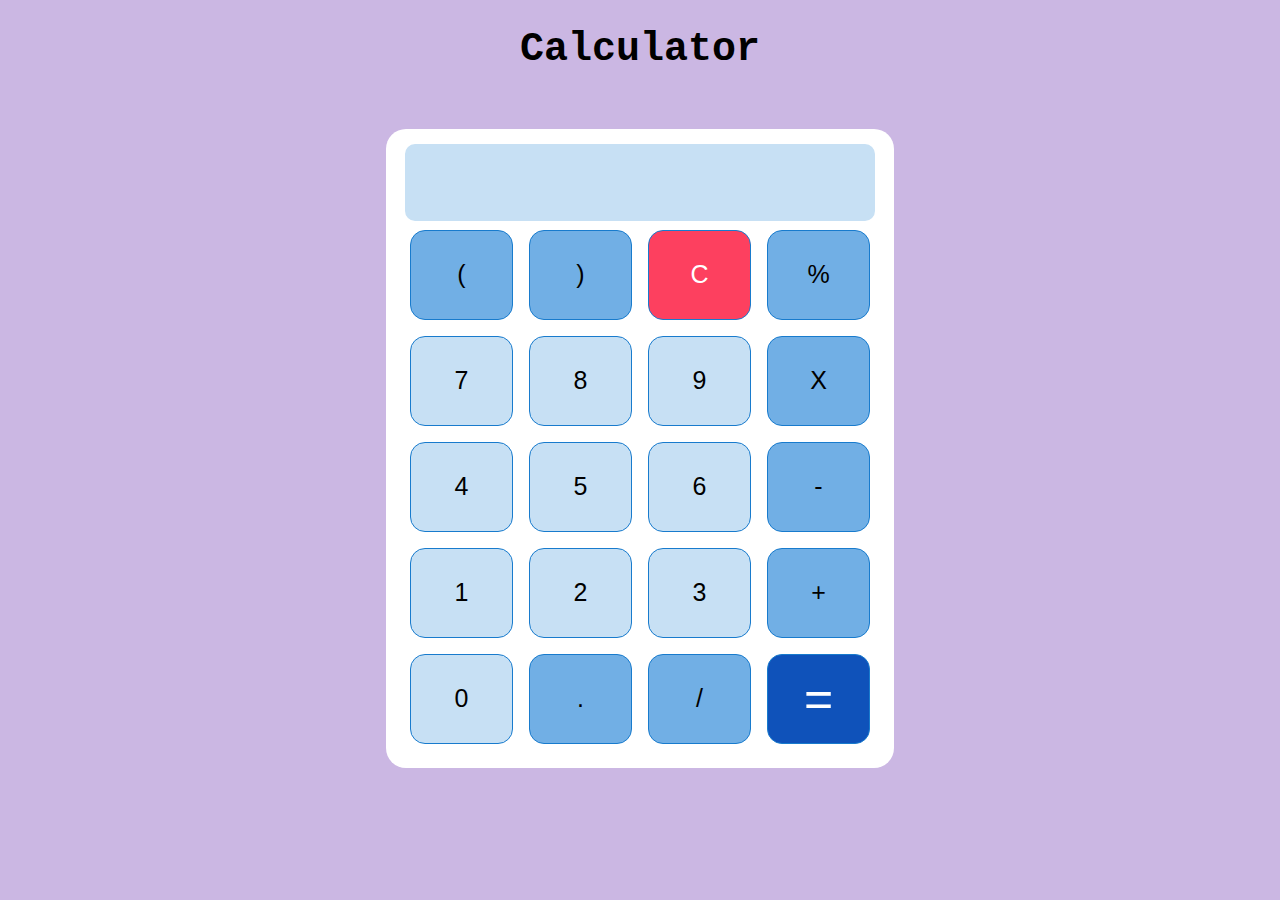
<file: calculator/index.html>
<!DOCTYPE html>
<html lang="en">

<head>
    <link rel="stylesheet" href="style.css">
    <title>Calculator</title>
</head>

<body>
    <div class="container">
        
        <h1>Calculator</h1>

        <div class="calculator">
            <input type="text" name="screen" id="screen">
            <table>
                <tr>
                    <td><button id="operation">(</button></td>
                    <td><button id="operation">)</button></td>
                    <td><button id="clr">C</button></td>
                    <td><button id="operation">%</button></td>
                </tr>
                <tr>
                    <td><button>7</button></td>
                    <td><button>8</button></td>
                    <td><button>9</button></td>
                    <td><button id="operation">X</button></td>
                </tr>
                <tr>
                    <td><button>4</button></td>
                    <td><button>5</button></td>
                    <td><button>6</button></td>
                    <td><button id="operation">-</button></td>
                </tr>
                <tr>
                    <td><button>1</button></td>
                    <td><button>2</button></td>
                    <td><button>3</button></td>
                    <td><button id="operation">+</button></td>
                </tr>
                <tr>
                    <td><button>0</button></td>
                    <td><button id="operation">.</button></td>
                    <td><button id="operation">/</button></td>
                    <td><button id="equal">=</button></td>
                </tr>
            </table>
        </div>
    </div>

</body>
<script src="index.js"></script>

</html>
</file>
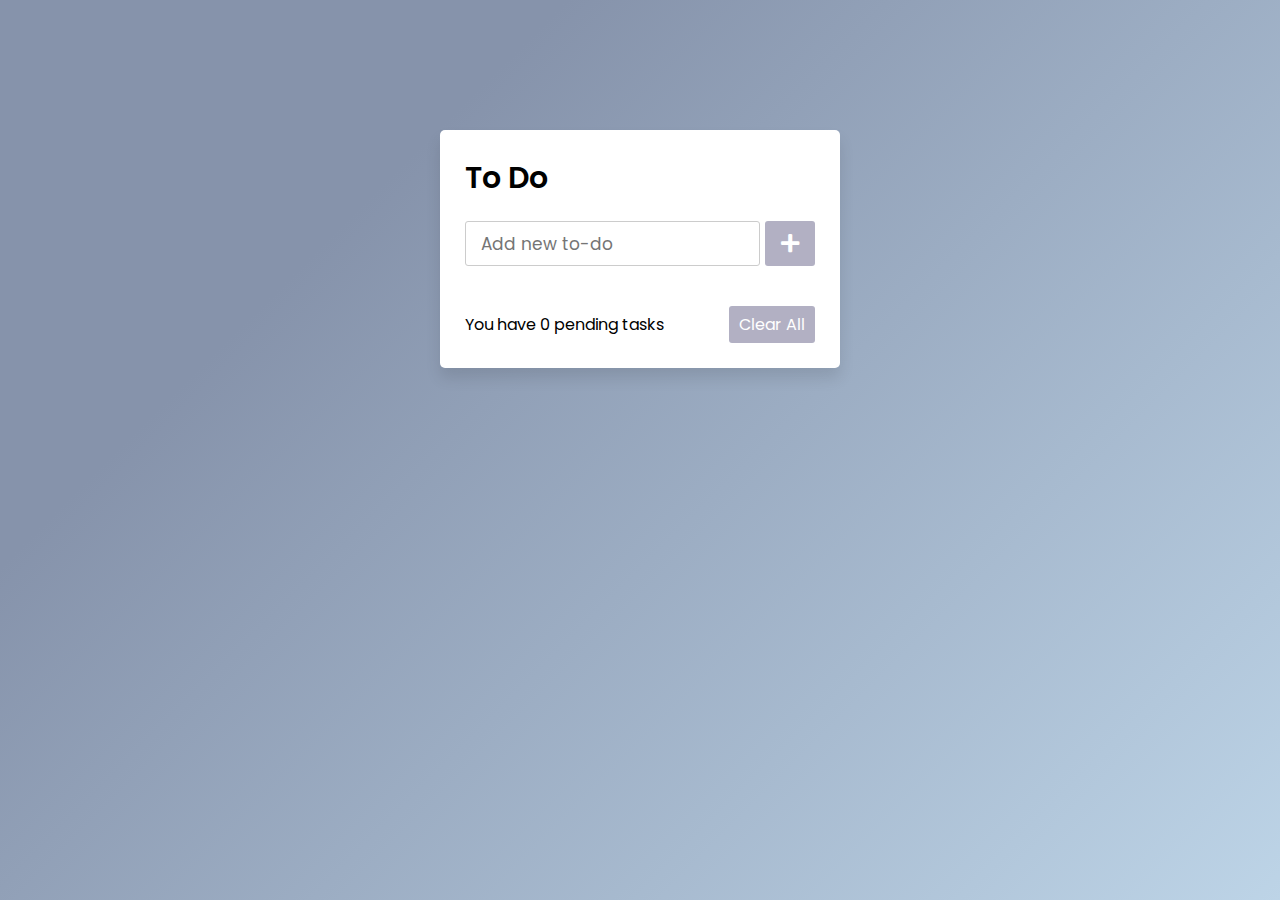
<file: TO DO/index.html>
<!DOCTYPE html>
<html lang="en">
<head>
    <meta charset="UTF-8">
    <meta name="viewport" content="width=device-width, initial-scale=1.0">
    <title>To Do</title>
    <link rel="stylesheet" href="style.css">
    <link rel="stylesheet" href="https://cdnjs.cloudflare.com/ajax/libs/font-awesome/5.15.3/css/all.min.css"/>
</head>
<body>
  <div class="wrapper">
    <header>To Do</header>
    <div class="inputField">
      <input type="text" placeholder="Add new to-do">
      <button><i class="fas fa-plus"></i></button>
    </div>
    <ul class="todoList">
      <!-- data are comes from local storage -->
    </ul>
    <div class="footer">
      <span>You have <span class="pendingTasks"></span> pending tasks</span>
      <button>Clear All</button>
    </div>
  </div>

  <script src="script.js"></script>

</body>
</html>
</file>
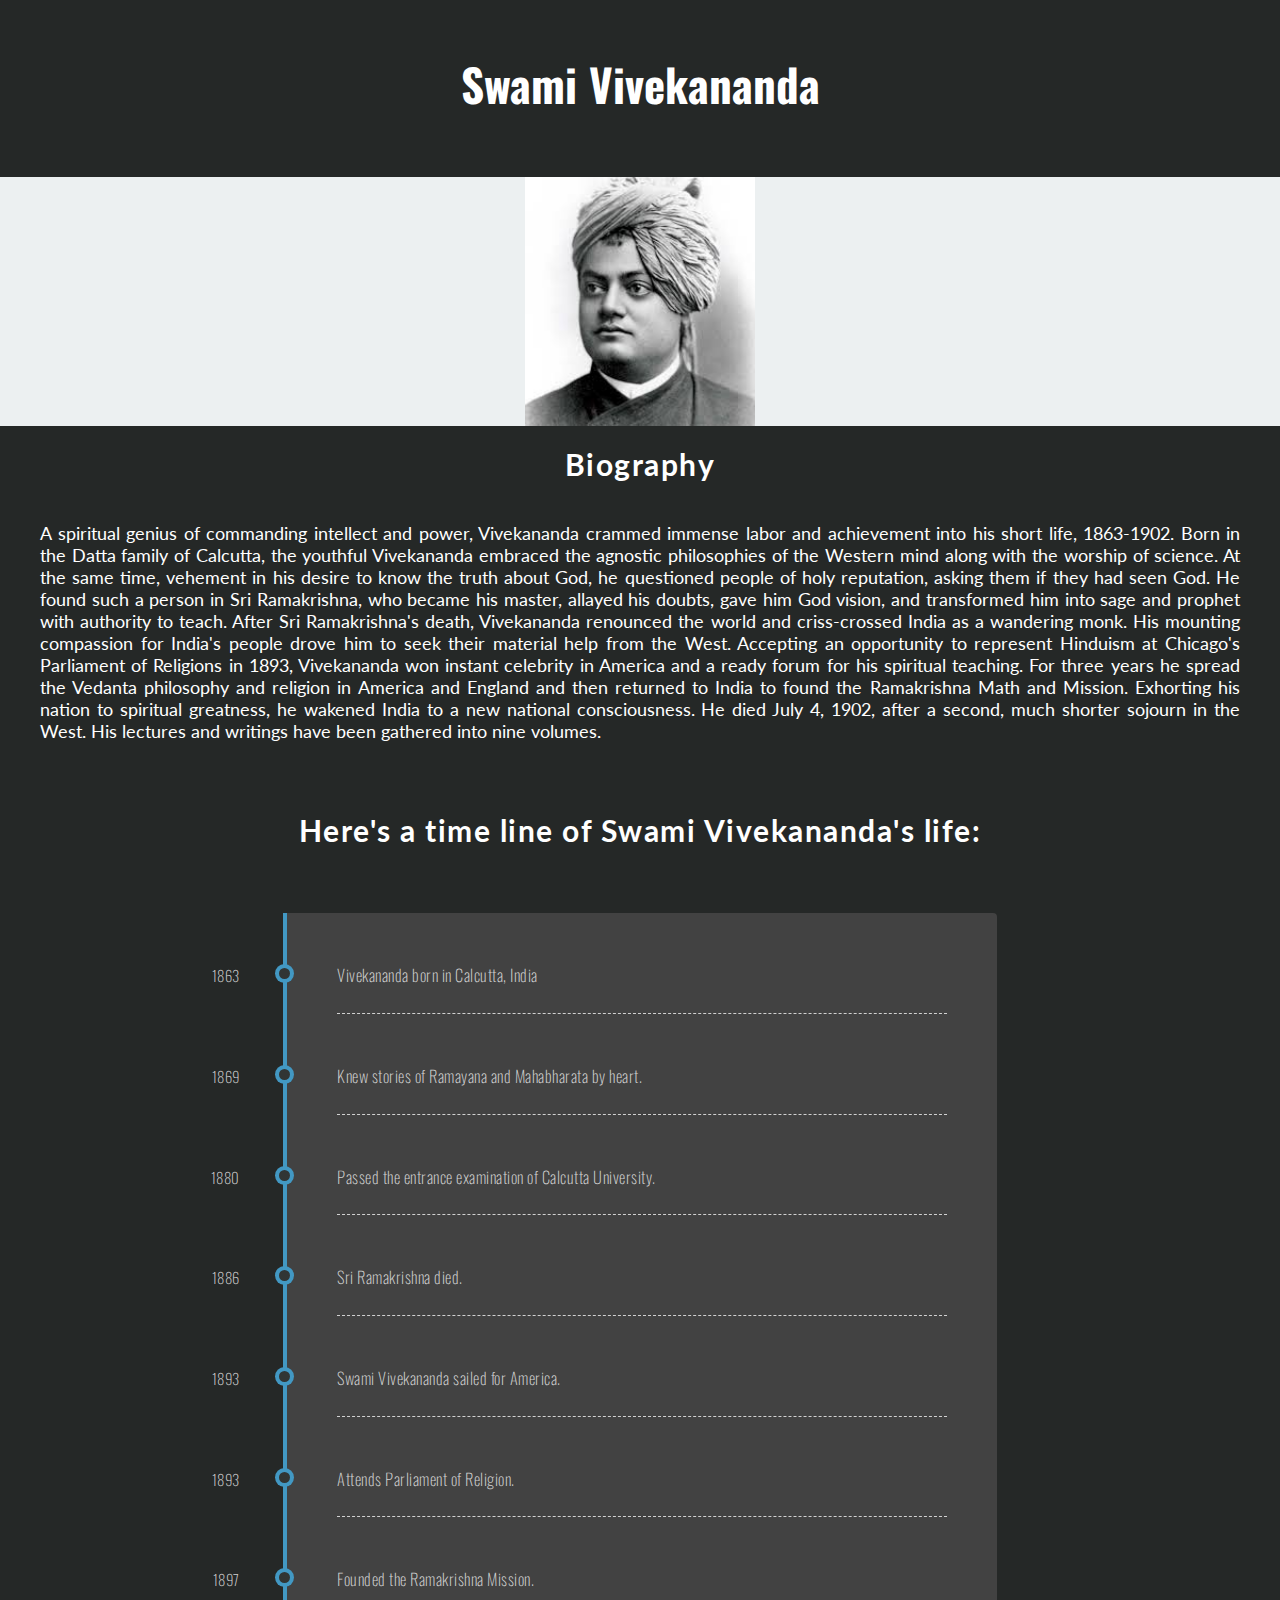
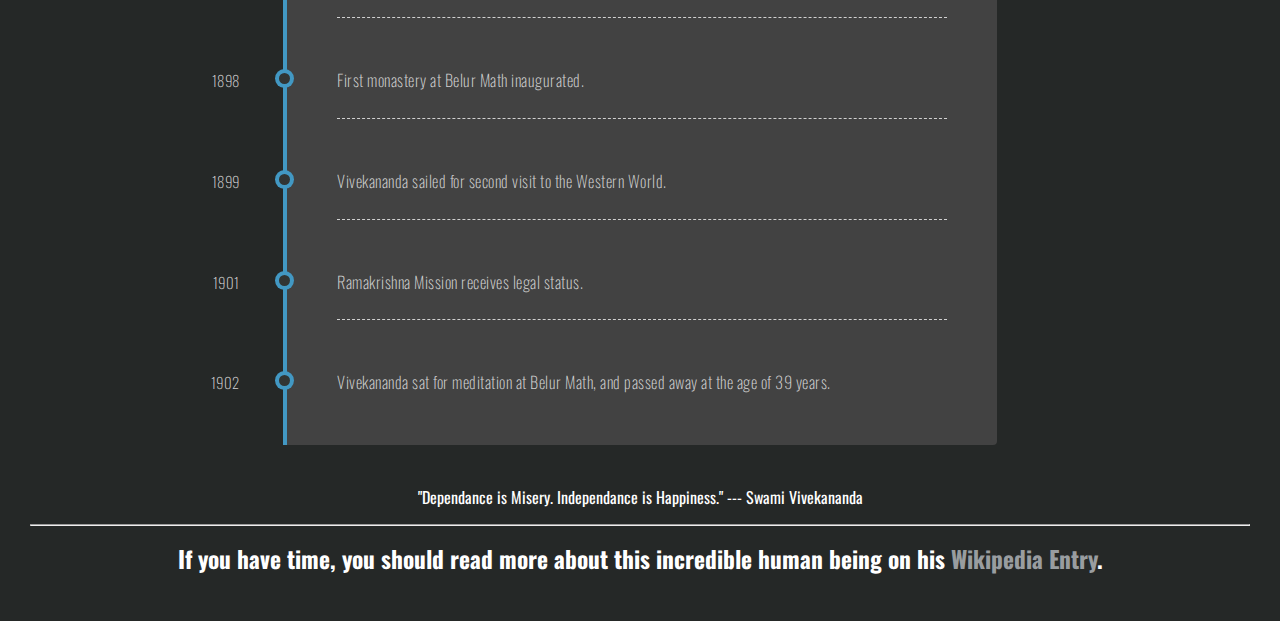
<file: Tribute Page/index.html>
<!DOCTYPE html>
<html>
<head>
  <link rel="stylesheet" href="style.css">
  <title>Tribute Page</title>
</head>
  <body>
    <div id="main">
      <div id="header">
        <h1 id="title">Swami Vivekananda</h1>
      </div>
      <div id="img-div">
        <img src="sv1.jfif" alt="Dr. A.P.J. Abdul Kalam at National Law University" id="image">
      </div>

      <div id="bio">
        <h2>Biography</h2>
        <p id="bio-txt">A spiritual genius of commanding intellect and power, Vivekananda crammed immense labor and achievement into his short life, 1863-1902. Born in the Datta family of Calcutta, the youthful Vivekananda embraced the agnostic philosophies of the Western mind along with the worship of science. At the same time, vehement in his desire to know the truth about God, he questioned people of holy reputation, asking them if they had seen God. He found such a person in Sri Ramakrishna, who became his master, allayed his doubts, gave him God vision, and transformed him into sage and prophet with authority to teach. After Sri Ramakrishna's death, Vivekananda renounced the world and criss-crossed India as a wandering monk. His mounting compassion for India's people drove him to seek their material help from the West. Accepting an opportunity to represent Hinduism at Chicago's Parliament of Religions in 1893, Vivekananda won instant celebrity in America and a ready forum for his spiritual teaching. For three years he spread the Vedanta philosophy and religion in America and England and then returned to India to found the Ramakrishna Math and Mission. Exhorting his nation to spiritual greatness, he wakened India to a new national consciousness. He died July 4, 1902, after a second, much shorter sojourn in the West. His lectures and writings have been gathered into nine volumes.</p>
      </div>

      <div id="tribute-info">
        <h2>Here's a time line of Swami Vivekananda's life:</h2>
        <ul class="timeline">
          <li class="event" data-date="1863">Vivekananda born in Calcutta, India</li>
          <li class="event" data-date="1869">Knew stories of Ramayana and Mahabharata by heart.</li>
          <li class="event" data-date="1880">Passed the entrance examination of Calcutta University.</li>
          <li class="event" data-date="1886">Sri Ramakrishna died.</li>
          <li class="event" data-date="1893">Swami Vivekananda sailed for America.</li>
          <li class="event" data-date="1893">Attends Parliament of Religion.</li>
          <li class="event" data-date="1897">Founded the Ramakrishna Mission.</li>
          <li class="event" data-date="1898">First monastery at Belur Math inaugurated.</li>
          <li class="event" data-date="1899">Vivekananda sailed for second visit to the Western World.</li>
          <li class="event" data-date="1901">Ramakrishna Mission receives legal status.</li>
          <li class="event" data-date="1902">Vivekananda sat for meditation at Belur Math, and passed away at the age of 39 years.</li>
        </ul>
        <div id="quote">
          <quote>"Dependance is Misery. Independance is Happiness." --- Swami Vivekananda </quote>
        </div>
        <hr>
        <div id="footer">
          <h3>If you have time, you should read more about this incredible human being on his <a id="tribute-link" href="https://en.wikipedia.org/wiki/Swami_Vivekananda" target="_blank" >Wikipedia Entry</a>.</h3>
        </div>
      </div>
    </div>
  </body>
</html>

</body>
</html>
</file>
<file: calculator/style.css>
body{
    background: #cbb7e3;
}
.container{
    text-align: center;
    margin-top:23px
}

table{
    margin: auto;
}

input{
    border-radius: 10px;
    border: 5px solid #c7e0f4;
    background: #c7e0f4;
    font-size:34px;
    height: 65px;
    width: 456px;
}

button{
    border-radius: 15px;
    border: 1px solid #187bcd;
    font-size: 25px;
    background: #c7e0f4;
    width: 103px;
    height: 90px;
    margin: 6px;
}

.calculator{ 
    background-color: #fff;
    padding: 15px;
    border-radius: 20px;
    display: inline-block;
    margin-top: 30px;
}
#equal{
    background: #0f52ba;
    color: white;
    font-size: 50px;
}
#clr{
    background: #fd405f;
    color: white;
}
#operation{
    background: #71afe5;
}


h1{
    font-size: 40px;
    font-family: 'Courier New', Courier, monospace;
}
</file>
<file: TO DO/style.css>
@import url('https://fonts.googleapis.com/css2?family=Poppins:wght@200;300;400;500;600;700&display=swap');
*{
  margin: 0;
  padding: 0;
  box-sizing: border-box;
  font-family: 'Poppins', sans-serif;
}
body{
  width: 100%;
  height: 100vh;
  /* overflow: hidden; */
  padding: 10px;
  background-color: #bdd4e7;
  background-image: linear-gradient(315deg, #bdd4e7 0%, #8693ab 74%);
}
.wrapper{
  background: #fff;
  max-width: 400px;
  width: 100%;
  margin: 120px auto;
  padding: 25px;
  border-radius: 5px;
  box-shadow: 0px 10px 15px rgba(0,0,0,0.1);
}
.wrapper header{
  font-size: 30px;
  font-weight: 600;
}
.wrapper .inputField{
  margin: 20px 0;
  width: 100%;
  display: flex;
  height: 45px;
}
.inputField input{
  width: 85%;
  height: 100%;
  outline: none;
  border-radius: 3px;
  border: 1px solid #ccc;
  font-size: 17px;
  padding-left: 15px;
  transition: all 0.3s ease;
}
.inputField input:focus{
  border-color: #7f7d9c;
}
.inputField button{
  width: 50px;
  height: 100%;
  border: none;
  color: #fff;
  margin-left: 5px;
  font-size: 21px;
  outline: none;
  background: #7f7d9c;
  cursor: pointer;
  border-radius: 3px;
  opacity: 0.6;
  pointer-events: none;
  transition: all 0.3s ease;
}
.inputField button:hover,
.footer button:hover{
  background: #696880;
}
.inputField button.active{
  opacity: 1;
  pointer-events: auto;
}
.wrapper .todoList{
  max-height: 250px;
  overflow-y: auto;
}
.todoList li{
  position: relative;
  list-style: none;
  margin-bottom: 8px;
  background: #f2f2f2;
  border-radius: 3px;
  padding: 10px 15px;
  cursor: default;
  overflow: hidden;
  word-wrap: break-word;
}
.todoList li .icon{
  position: absolute;
  right: -45px;
  top: 50%;
  transform: translateY(-50%);
  background: #990f02;
  width: 45px;
  text-align: center;
  color: #fff;
  padding: 10px 15px;
  border-radius: 0 3px 3px 0;
  cursor: pointer;
  transition: all 0.2s ease;
}
.todoList li:hover .icon{
  right: 0px;
}
.wrapper .footer{
  display: flex;
  width: 100%;
  margin-top: 20px;
  align-items: center;
  justify-content: space-between;
}
.footer button{
  padding: 6px 10px;
  border-radius: 3px;
  border: none;
  outline: none;
  color: #fff;
  font-weight: 400;
  font-size: 16px;
  margin-left: 5px;
  background: #7f7d9c;
  cursor: pointer;
  user-select: none;
  opacity: 0.6;
  pointer-events: none;
  transition: all 0.3s ease;
}
.footer button.active{
  opacity: 1;
  pointer-events: auto;
}
</file>
<file: Tribute Page/style.css>
@import url(https://fonts.googleapis.com/css?family=Source+Sans+Pro:200,300,400,600,700|Oswald:400,300,700);
@import url("https://fonts.googleapis.com/css2?family=Lato&display=swap");
* {
  margin: 0;
  padding: 0;
}

body {
  font-family: 'Oswald', sans-serif;
  background-color: #252827;
  color: #fff;
}
#header {
  padding: 50px;
}

#title {
  font-family: 'Oswald', sans-serif;
  font-size: 45px;
  text-align: center;
  padding-bottom: 10px;
  color: #fff;
}

#img-div {
  background-color: #ecf0f1;
  text-align: center;
}

#image {
  width: 100%;
  height: auto;
  max-width: 230px;
  margin-left: auto;
  margin-right: auto;
  display: block;
}

#tribute-info {
  padding: 30px;
}

#tribute-info h2 {
  font-family: 'Lato', sans-serif;
  font-size: 30px;
  text-align: center;
  padding-bottom: 25px;
  letter-spacing: 1.5px;
}

#bio h2{
  font-family: 'Lato', sans-serif;
  font-size: 30px;
  text-align: center;
  padding-top: 20px;
  letter-spacing: 1.5px;
}
#bio-txt{
  font-size: 18px;
  padding: 40px;
  font-family: 'Lato' ,sans-serif;
  text-align: justify;
}

.timeline {
  border-left: 4px solid #4298C3;
  border-bottom-right-radius: 4px;
  border-top-right-radius: 4px;
  background: #424242;
  list-style: none;
  color: #D1D1D1;
  margin: 40px auto;
  letter-spacing: 0.5px;
  position: relative;
  line-height: 1.5em;
  font-size: 1.03em;
  padding: 50px;
  text-align: left;
  font-weight: 100;
  max-width: 50%;
}

.event {
  border-bottom: 1px dashed #D1D1D1;
  padding-bottom: 25px;
  margin-bottom: 50px;
  position: relative;
}
.event:last-of-type {
  padding-bottom: 0;
  margin-bottom: 0;
  border: none;
}
.event:before, .event:after {
  position: absolute;
  display: block;
  top: 0;
}
.event:before {
  left: -217.5px;
  color: #D1D1D1;
  content: attr(data-date);
  text-align: right;
  font-weight: 100;
  font-size: 0.9em;
  min-width: 120px;
}
.event:after {
  box-shadow: 0 0 0 4px #4298C3;
  left: -57.85px;
  background: #313534;
  border-radius: 50%;
  height: 11px;
  width: 11px;
  content: "";
  top: 5px;
}

#quote{
  text-align: center;
  padding-bottom: 15px;
}

#footer {
  text-align: center;
  color: #fff;
  padding: 15px;
  font-size: 20px;
}

a {
  color: #999da0;
  text-decoration: none;
}
</file>
